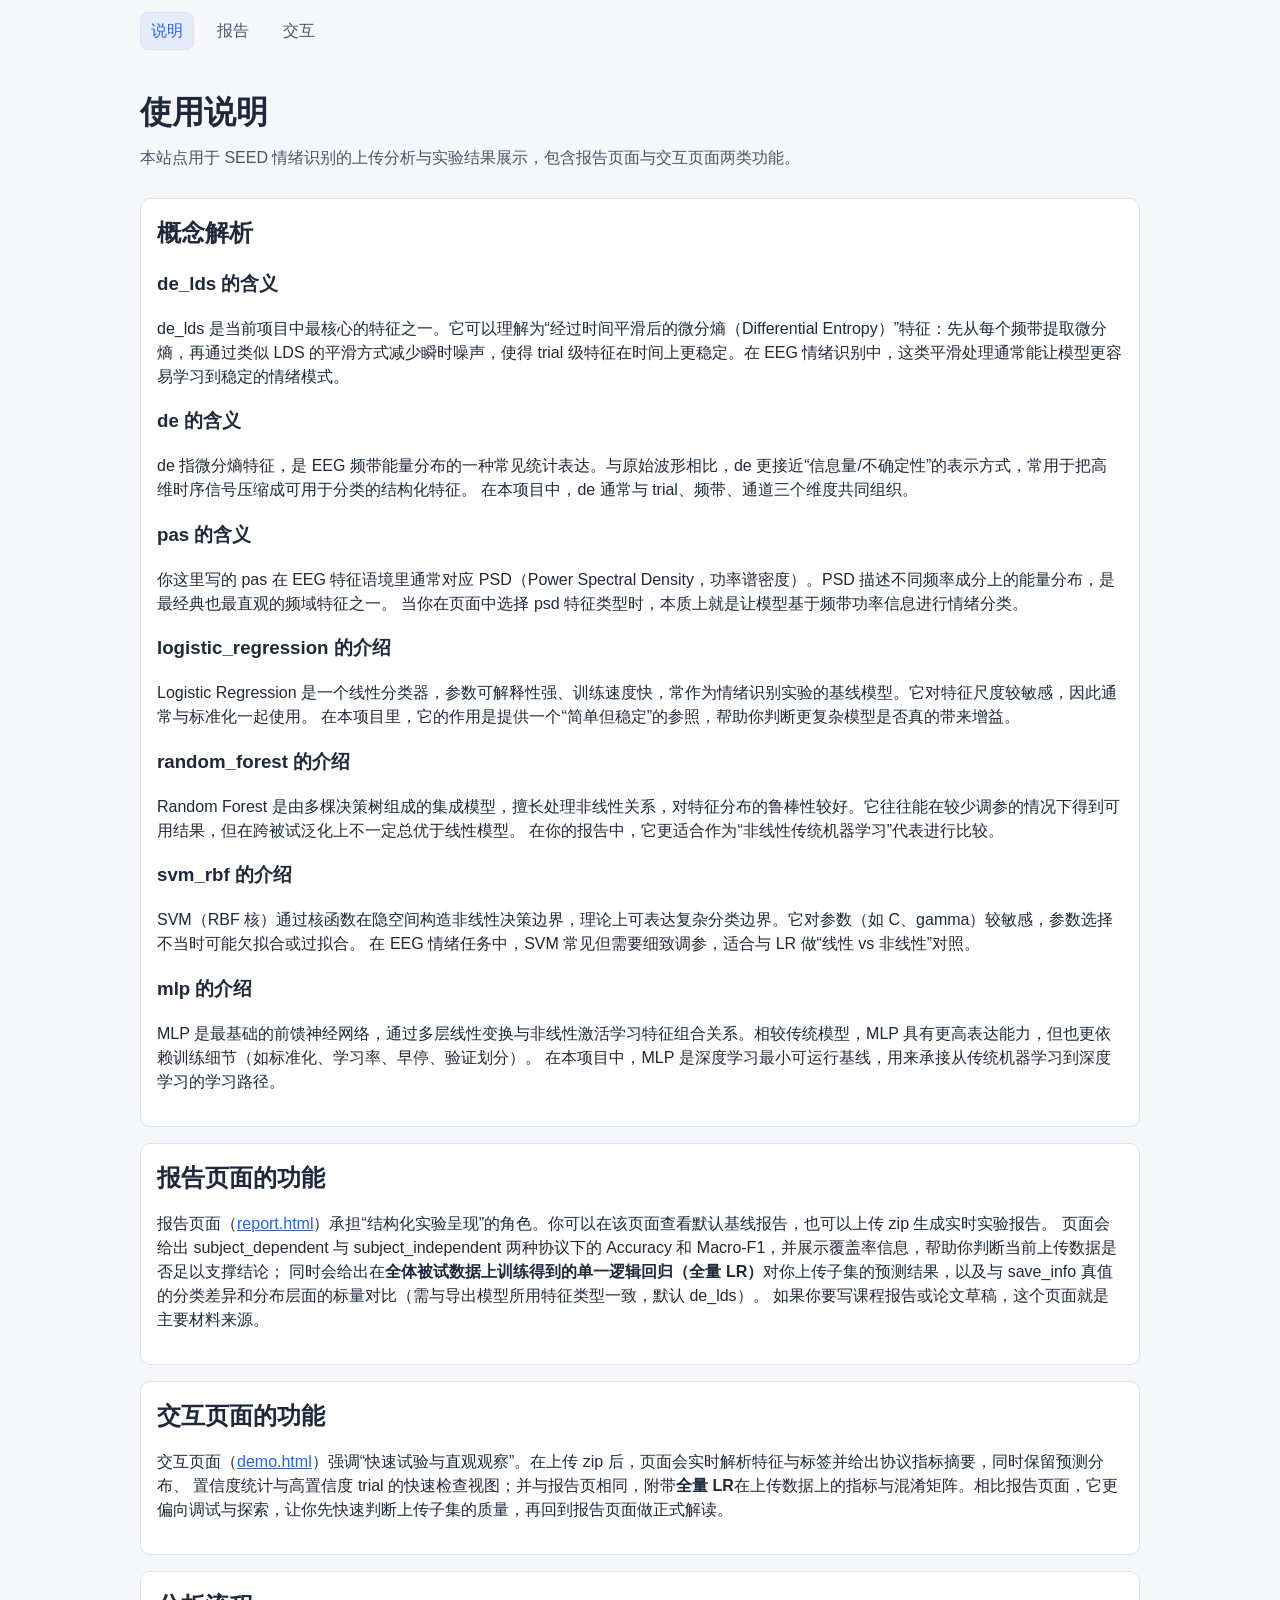
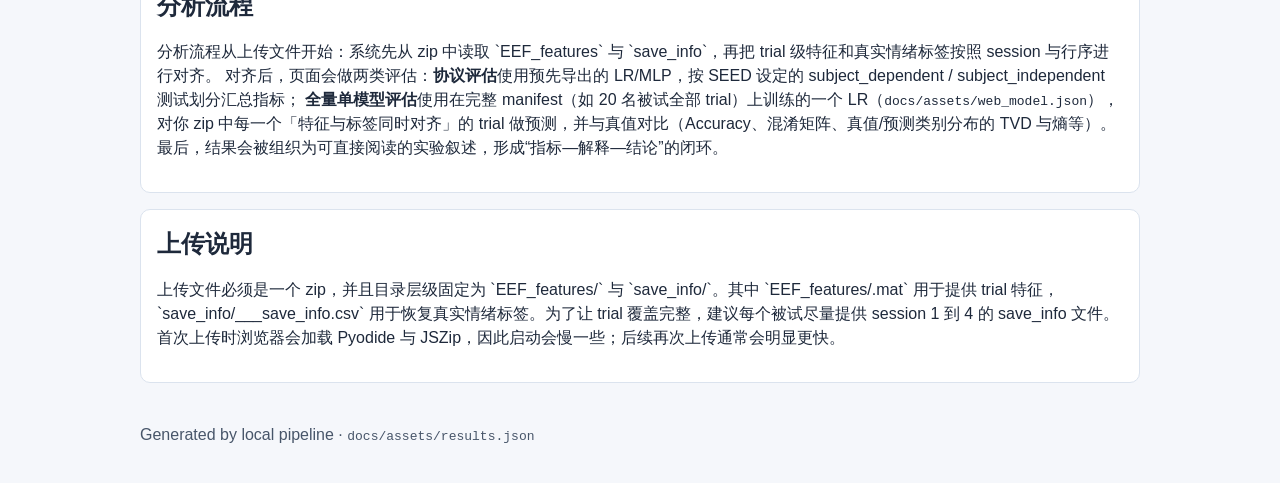
<file: docs/index.html>
<!doctype html>
<html lang="zh-CN">
  <head>
    <meta charset="UTF-8" />
    <meta name="viewport" content="width=device-width, initial-scale=1.0" />
    <title>SEED 情绪识别项目 - 说明</title>
    <link rel="stylesheet" href="./styles.css" />
  </head>
  <body>
    <nav class="nav container">
      <a href="./index.html" class="nav-link nav-link-active">说明</a>
      <a href="./report.html" class="nav-link">报告</a>
      <a href="./demo.html" class="nav-link">交互</a>
    </nav>

    <header class="container">
      <h1>使用说明</h1>
      <p class="subtitle">
        本站点用于 SEED 情绪识别的上传分析与实验结果展示，包含报告页面与交互页面两类功能。
      </p>
    </header>

    <main class="container">
      <section class="card">
        <h2>概念解析</h2>
        <h3>de_lds 的含义</h3>
        <p>
          de_lds 是当前项目中最核心的特征之一。它可以理解为“经过时间平滑后的微分熵（Differential Entropy）”特征：先从每个频带提取微分熵，再通过类似
          LDS 的平滑方式减少瞬时噪声，使得 trial 级特征在时间上更稳定。在 EEG 情绪识别中，这类平滑处理通常能让模型更容易学习到稳定的情绪模式。
        </p>

        <h3>de 的含义</h3>
        <p>
          de 指微分熵特征，是 EEG 频带能量分布的一种常见统计表达。与原始波形相比，de 更接近“信息量/不确定性”的表示方式，常用于把高维时序信号压缩成可用于分类的结构化特征。
          在本项目中，de 通常与 trial、频带、通道三个维度共同组织。
        </p>

        <h3>pas 的含义</h3>
        <p>
          你这里写的 pas 在 EEG 特征语境里通常对应 PSD（Power Spectral Density，功率谱密度）。PSD 描述不同频率成分上的能量分布，是最经典也最直观的频域特征之一。
          当你在页面中选择 psd 特征类型时，本质上就是让模型基于频带功率信息进行情绪分类。
        </p>

        <h3>logistic_regression 的介绍</h3>
        <p>
          Logistic Regression 是一个线性分类器，参数可解释性强、训练速度快，常作为情绪识别实验的基线模型。它对特征尺度较敏感，因此通常与标准化一起使用。
          在本项目里，它的作用是提供一个“简单但稳定”的参照，帮助你判断更复杂模型是否真的带来增益。
        </p>

        <h3>random_forest 的介绍</h3>
        <p>
          Random Forest 是由多棵决策树组成的集成模型，擅长处理非线性关系，对特征分布的鲁棒性较好。它往往能在较少调参的情况下得到可用结果，但在跨被试泛化上不一定总优于线性模型。
          在你的报告中，它更适合作为“非线性传统机器学习”代表进行比较。
        </p>

        <h3>svm_rbf 的介绍</h3>
        <p>
          SVM（RBF 核）通过核函数在隐空间构造非线性决策边界，理论上可表达复杂分类边界。它对参数（如 C、gamma）较敏感，参数选择不当时可能欠拟合或过拟合。
          在 EEG 情绪任务中，SVM 常见但需要细致调参，适合与 LR 做“线性 vs 非线性”对照。
        </p>

        <h3>mlp 的介绍</h3>
        <p>
          MLP 是最基础的前馈神经网络，通过多层线性变换与非线性激活学习特征组合关系。相较传统模型，MLP 具有更高表达能力，但也更依赖训练细节（如标准化、学习率、早停、验证划分）。
          在本项目中，MLP 是深度学习最小可运行基线，用来承接从传统机器学习到深度学习的学习路径。
        </p>
      </section>

      <section class="card">
        <h2>报告页面的功能</h2>
        <p>
          报告页面（<a href="./report.html">report.html</a>）承担“结构化实验呈现”的角色。你可以在该页面查看默认基线报告，也可以上传 zip 生成实时实验报告。
          页面会给出 subject_dependent 与 subject_independent 两种协议下的 Accuracy 和 Macro-F1，并展示覆盖率信息，帮助你判断当前上传数据是否足以支撑结论；
          同时会给出在<strong>全体被试数据上训练得到的单一逻辑回归（全量 LR）</strong>对你上传子集的预测结果，以及与 save_info 真值的分类差异和分布层面的标量对比（需与导出模型所用特征类型一致，默认 de_lds）。
          如果你要写课程报告或论文草稿，这个页面就是主要材料来源。
        </p>
      </section>

      <section class="card">
        <h2>交互页面的功能</h2>
        <p>
          交互页面（<a href="./demo.html">demo.html</a>）强调“快速试验与直观观察”。在上传 zip 后，页面会实时解析特征与标签并给出协议指标摘要，同时保留预测分布、
          置信度统计与高置信度 trial 的快速检查视图；并与报告页相同，附带<strong>全量 LR</strong>在上传数据上的指标与混淆矩阵。相比报告页面，它更偏向调试与探索，让你先快速判断上传子集的质量，再回到报告页面做正式解读。
        </p>
      </section>

      <section class="card">
        <h2>分析流程</h2>
        <p>
          分析流程从上传文件开始：系统先从 zip 中读取 `EEF_features` 与 `save_info`，再把 trial 级特征和真实情绪标签按照 session 与行序进行对齐。
          对齐后，页面会做两类评估：<strong>协议评估</strong>使用预先导出的 LR/MLP，按 SEED 设定的 subject_dependent / subject_independent 测试划分汇总指标；
          <strong>全量单模型评估</strong>使用在完整 manifest（如 20 名被试全部 trial）上训练的一个 LR（<code>docs/assets/web_model.json</code>），对你 zip 中每一个「特征与标签同时对齐」的 trial 做预测，并与真值对比（Accuracy、混淆矩阵、真值/预测类别分布的 TVD 与熵等）。
          最后，结果会被组织为可直接阅读的实验叙述，形成“指标—解释—结论”的闭环。
        </p>
      </section>

      <section class="card">
        <h2>上传说明</h2>
        <p>
          上传文件必须是一个 zip，并且目录层级固定为 `EEF_features/` 与 `save_info/`。其中 `EEF_features/<subject>.mat` 用于提供 trial 特征，
          `save_info/<subject>_<date>_<session>_save_info.csv` 用于恢复真实情绪标签。为了让 trial 覆盖完整，建议每个被试尽量提供 session 1 到 4 的
          save_info 文件。首次上传时浏览器会加载 Pyodide 与 JSZip，因此启动会慢一些；后续再次上传通常会明显更快。
        </p>
      </section>
    </main>

    <footer class="container footer">
      <p>Generated by local pipeline · <code>docs/assets/results.json</code></p>
    </footer>
  </body>
</html>
</file>
<file: docs/styles.css>
:root {
  --bg: #f5f7fb;
  --card: #ffffff;
  --text: #1e293b;
  --subtext: #475569;
  --border: #dbe3ee;
  --primary: #2563eb;
}

* {
  box-sizing: border-box;
}

body {
  margin: 0;
  font-family: "Segoe UI", Arial, sans-serif;
  background: var(--bg);
  color: var(--text);
  line-height: 1.5;
}

.container {
  width: min(1000px, 92vw);
  margin: 0 auto;
}

nav.nav {
  display: flex;
  gap: 12px;
  padding: 12px 0 10px;
}

.nav-link {
  text-decoration: none;
  color: var(--subtext);
  border: 1px solid transparent;
  padding: 6px 10px;
  border-radius: 8px;
}

.nav-link-active {
  border-color: var(--border);
  background: rgba(37, 99, 235, 0.08);
  color: var(--primary);
}

header {
  padding: 28px 0 12px;
}

h1, h2 {
  margin: 0 0 10px;
}

.subtitle {
  margin: 0;
  color: var(--subtext);
}

.card {
  background: var(--card);
  border: 1px solid var(--border);
  border-radius: 10px;
  padding: 16px;
  margin: 16px 0;
}

.grid.two {
  display: grid;
  grid-template-columns: repeat(2, minmax(0, 1fr));
  gap: 10px 16px;
}

.controls {
  display: flex;
  flex-wrap: wrap;
  gap: 8px;
  align-items: center;
  margin-bottom: 12px;
}

input[type="file"] {
  border: 1px solid var(--border);
  border-radius: 6px;
  padding: 6px 8px;
  background: #fff;
}

button {
  border: 1px solid var(--border);
  border-radius: 6px;
  padding: 6px 10px;
  background: #fff;
  cursor: pointer;
}

button:disabled {
  opacity: 0.6;
  cursor: not-allowed;
}

select {
  border: 1px solid var(--border);
  border-radius: 6px;
  padding: 6px 8px;
  background: #fff;
}

table {
  width: 100%;
  border-collapse: collapse;
}

th, td {
  border-bottom: 1px solid var(--border);
  padding: 8px;
  text-align: left;
}

th {
  background: #f1f5f9;
}

.chip {
  display: inline-block;
  padding: 3px 8px;
  border-radius: 999px;
  background: #e2e8f0;
  margin-right: 6px;
  margin-bottom: 6px;
  font-size: 12px;
}

.matrix {
  border-collapse: collapse;
  margin-top: 10px;
}

.matrix th, .matrix td {
  border: 1px solid var(--border);
  padding: 4px 8px;
  text-align: center;
  font-size: 12px;
}

.footer {
  padding: 8px 0 20px;
  color: var(--subtext);
}

.status {
  color: var(--subtext);
}

.card-soft {
  background: #f8fafc;
}

.kpi-grid {
  display: grid;
  grid-template-columns: repeat(4, minmax(0, 1fr));
  gap: 10px;
  margin-top: 10px;
}

.kpi {
  border: 1px solid var(--border);
  border-radius: 10px;
  padding: 10px 12px;
  background: #fff;
}

.kpi-label {
  font-size: 12px;
  color: var(--subtext);
  margin-bottom: 4px;
}

.kpi-value {
  font-size: 18px;
  font-weight: 700;
}

@media (max-width: 900px) {
  .kpi-grid {
    grid-template-columns: repeat(2, minmax(0, 1fr));
  }
}

.figure-grid {
  display: grid;
  grid-template-columns: 1fr;
  gap: 12px;
}

.figure-grid img {
  width: 100%;
  border: 1px solid var(--border);
  border-radius: 8px;
  background: #fff;
}

.paper-figures {
  gap: 18px;
}

.paper-figure {
  margin: 0;
  padding: 10px;
  border: 1px solid var(--border);
  border-radius: 10px;
  background: #fff;
}

.paper-figure figcaption {
  margin-top: 8px;
  font-size: 14px;
}

.figure-note {
  margin: 8px 0 0;
  color: var(--subtext);
  font-size: 13px;
}

a {
  color: var(--primary);
}
</file>
